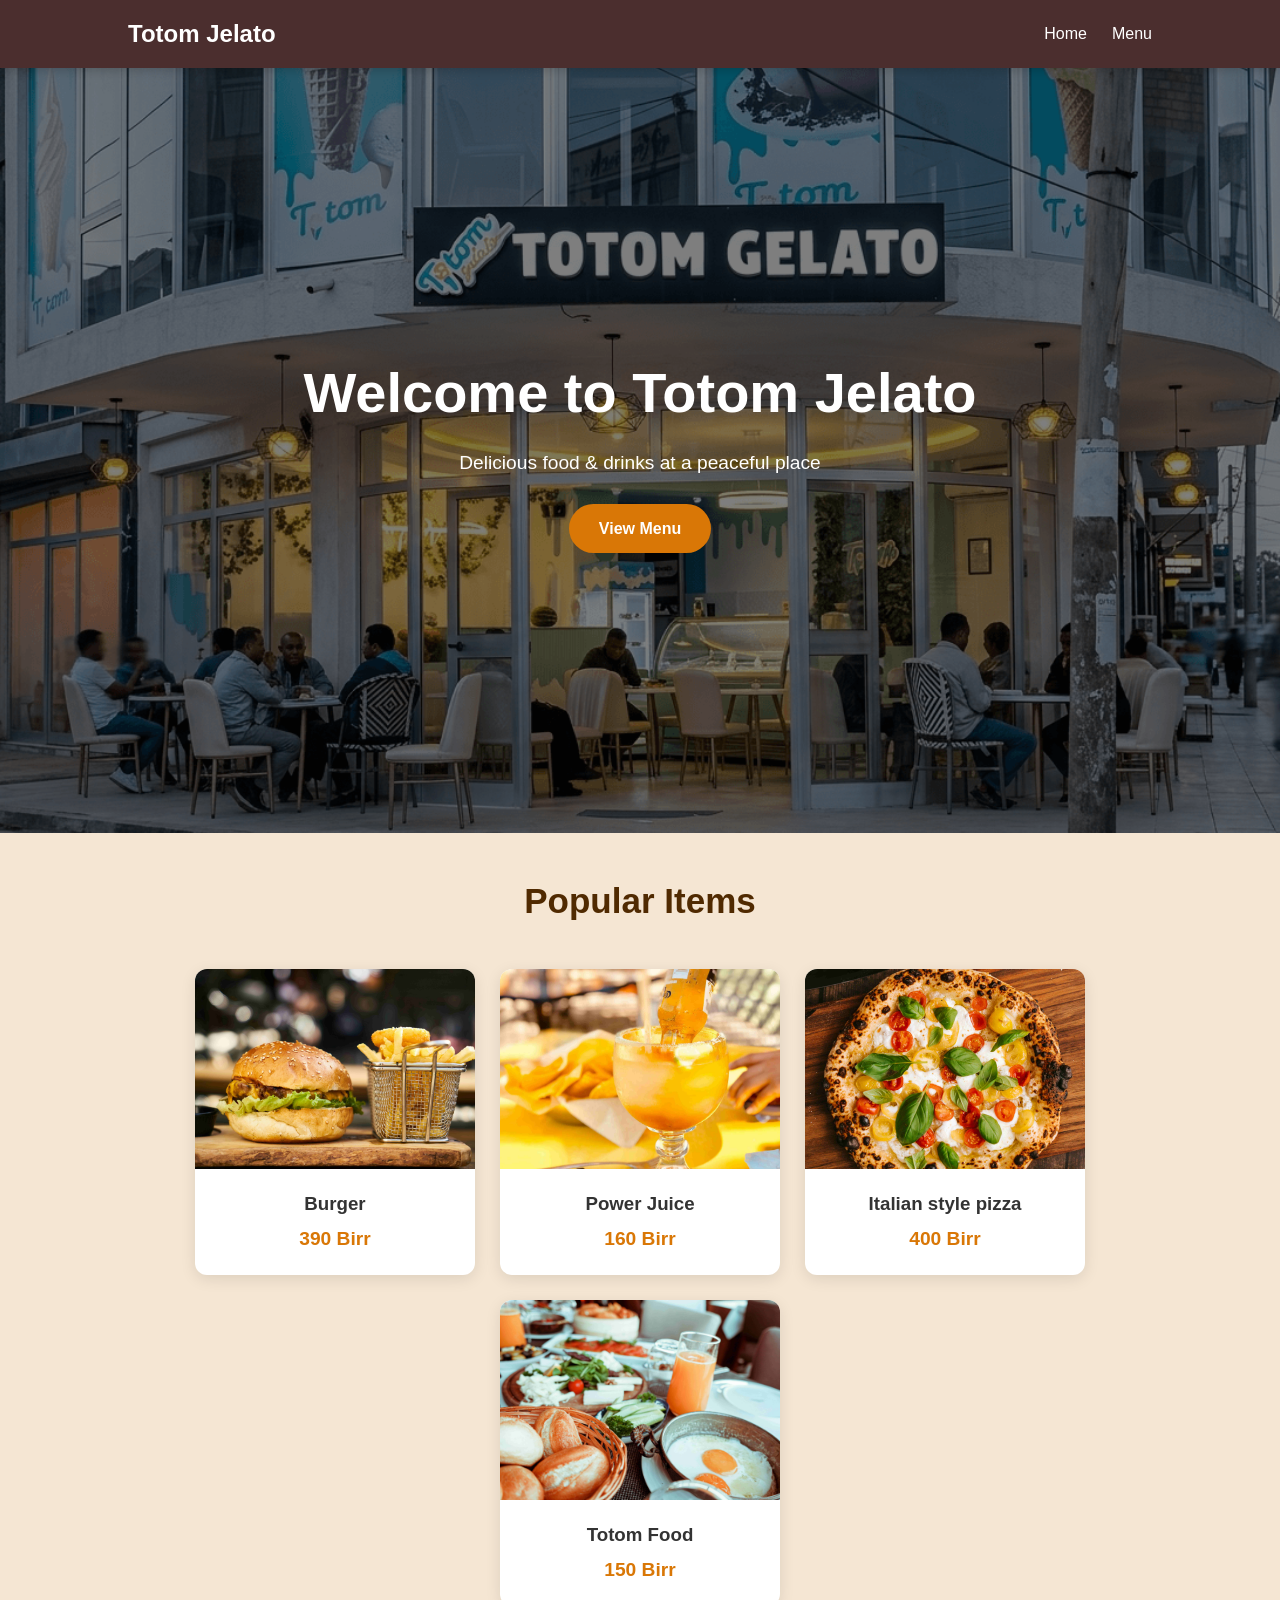
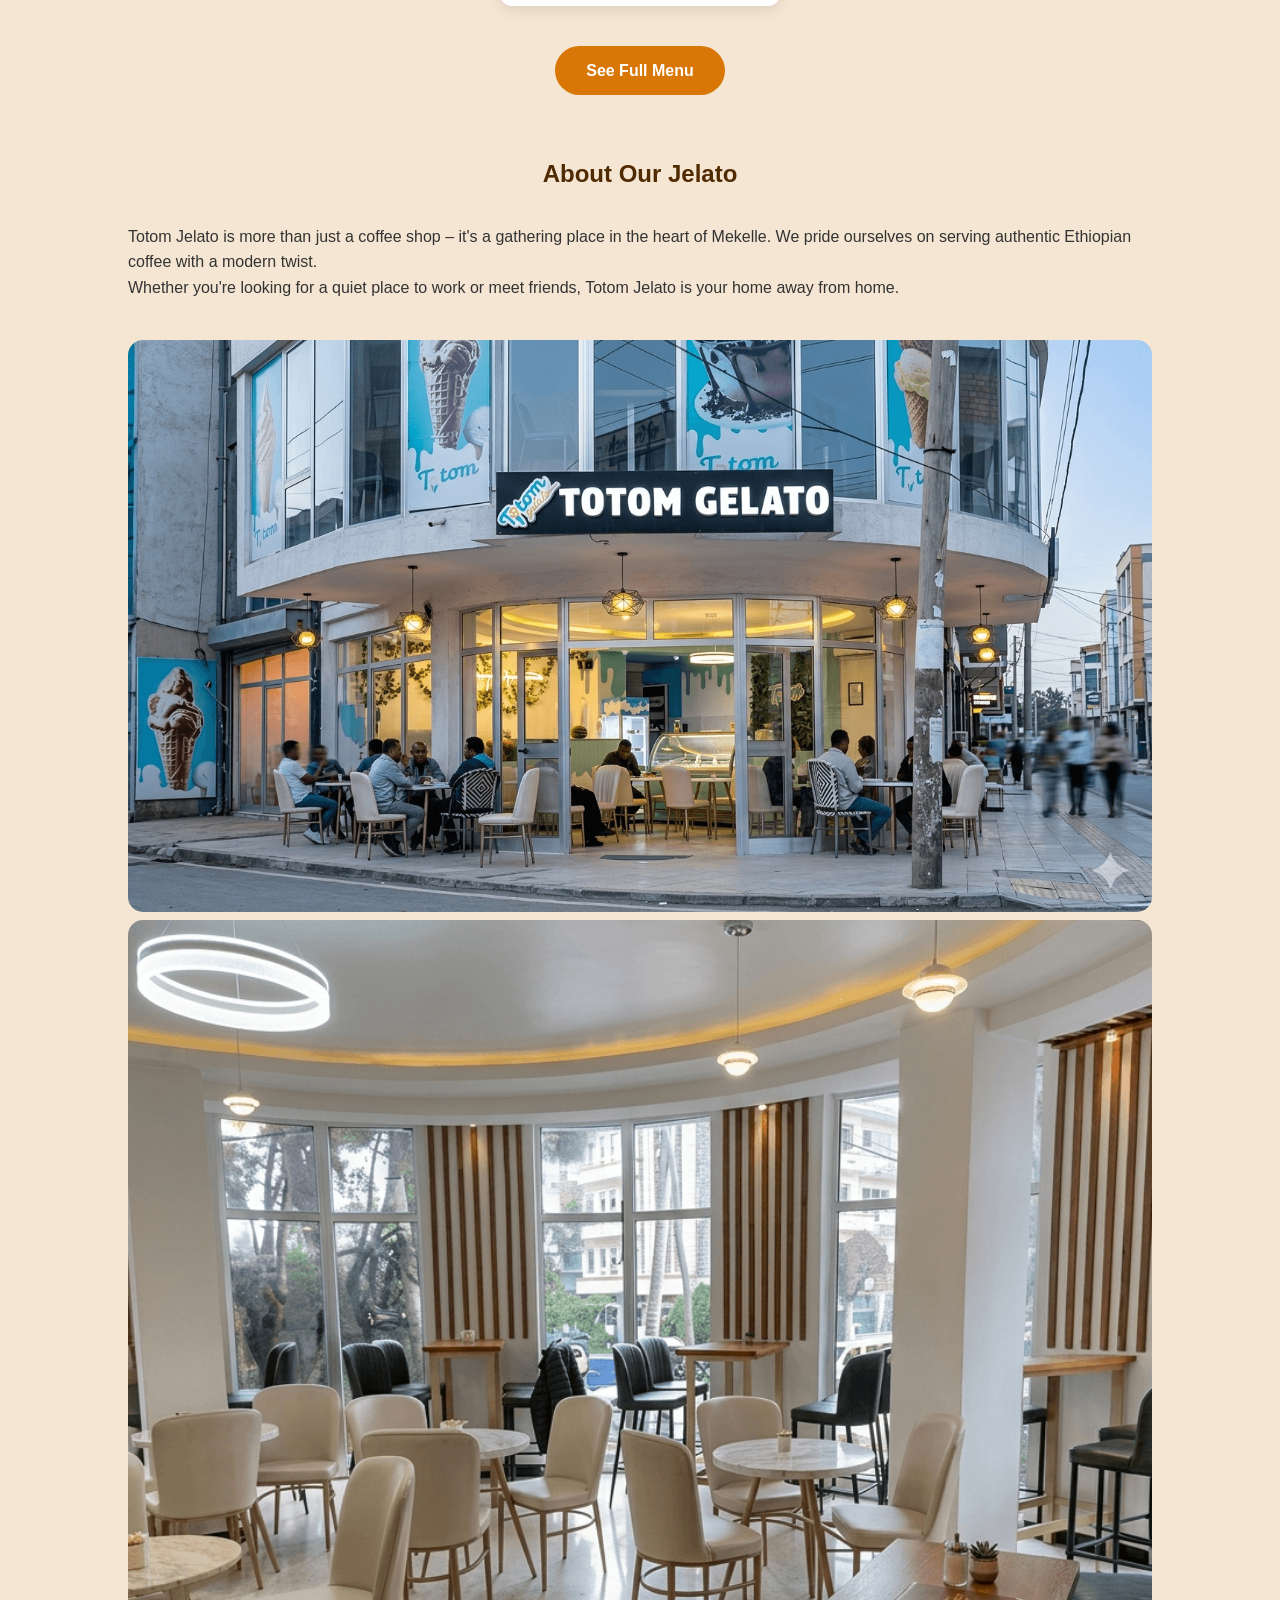
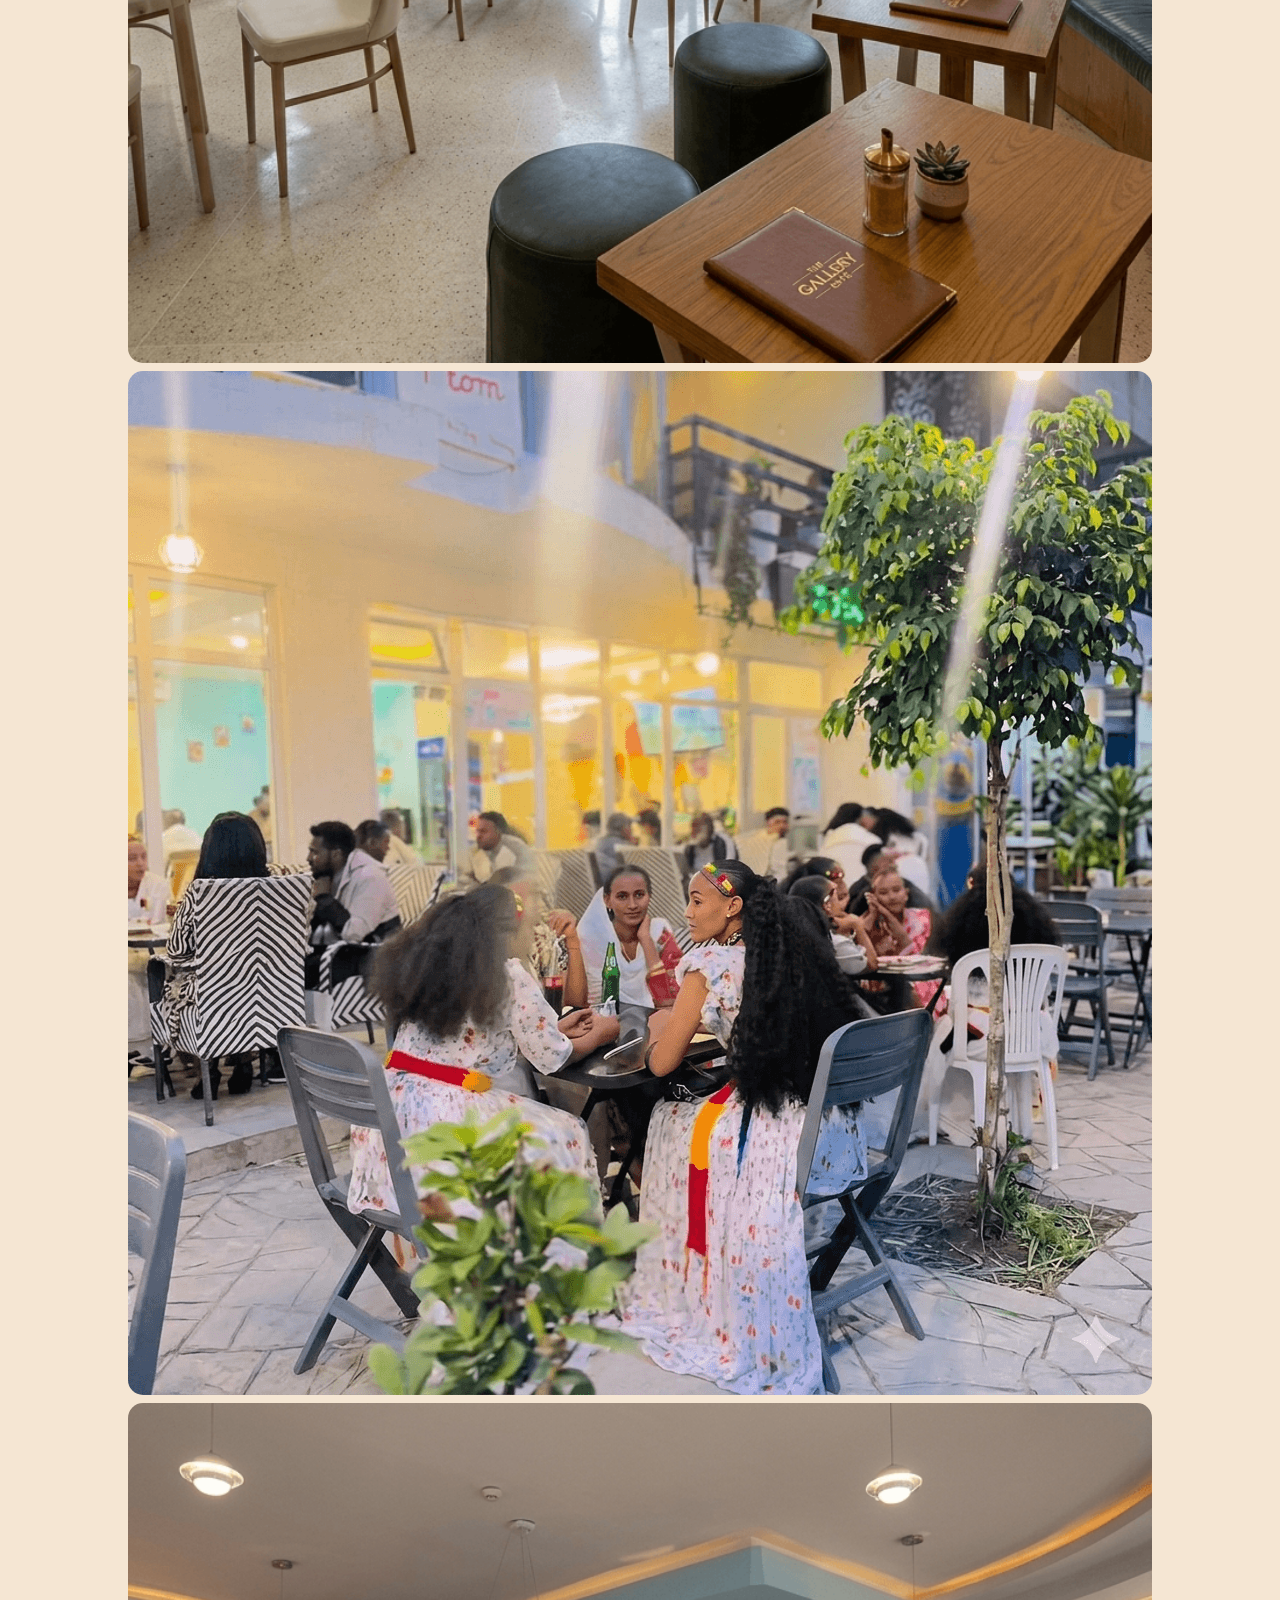
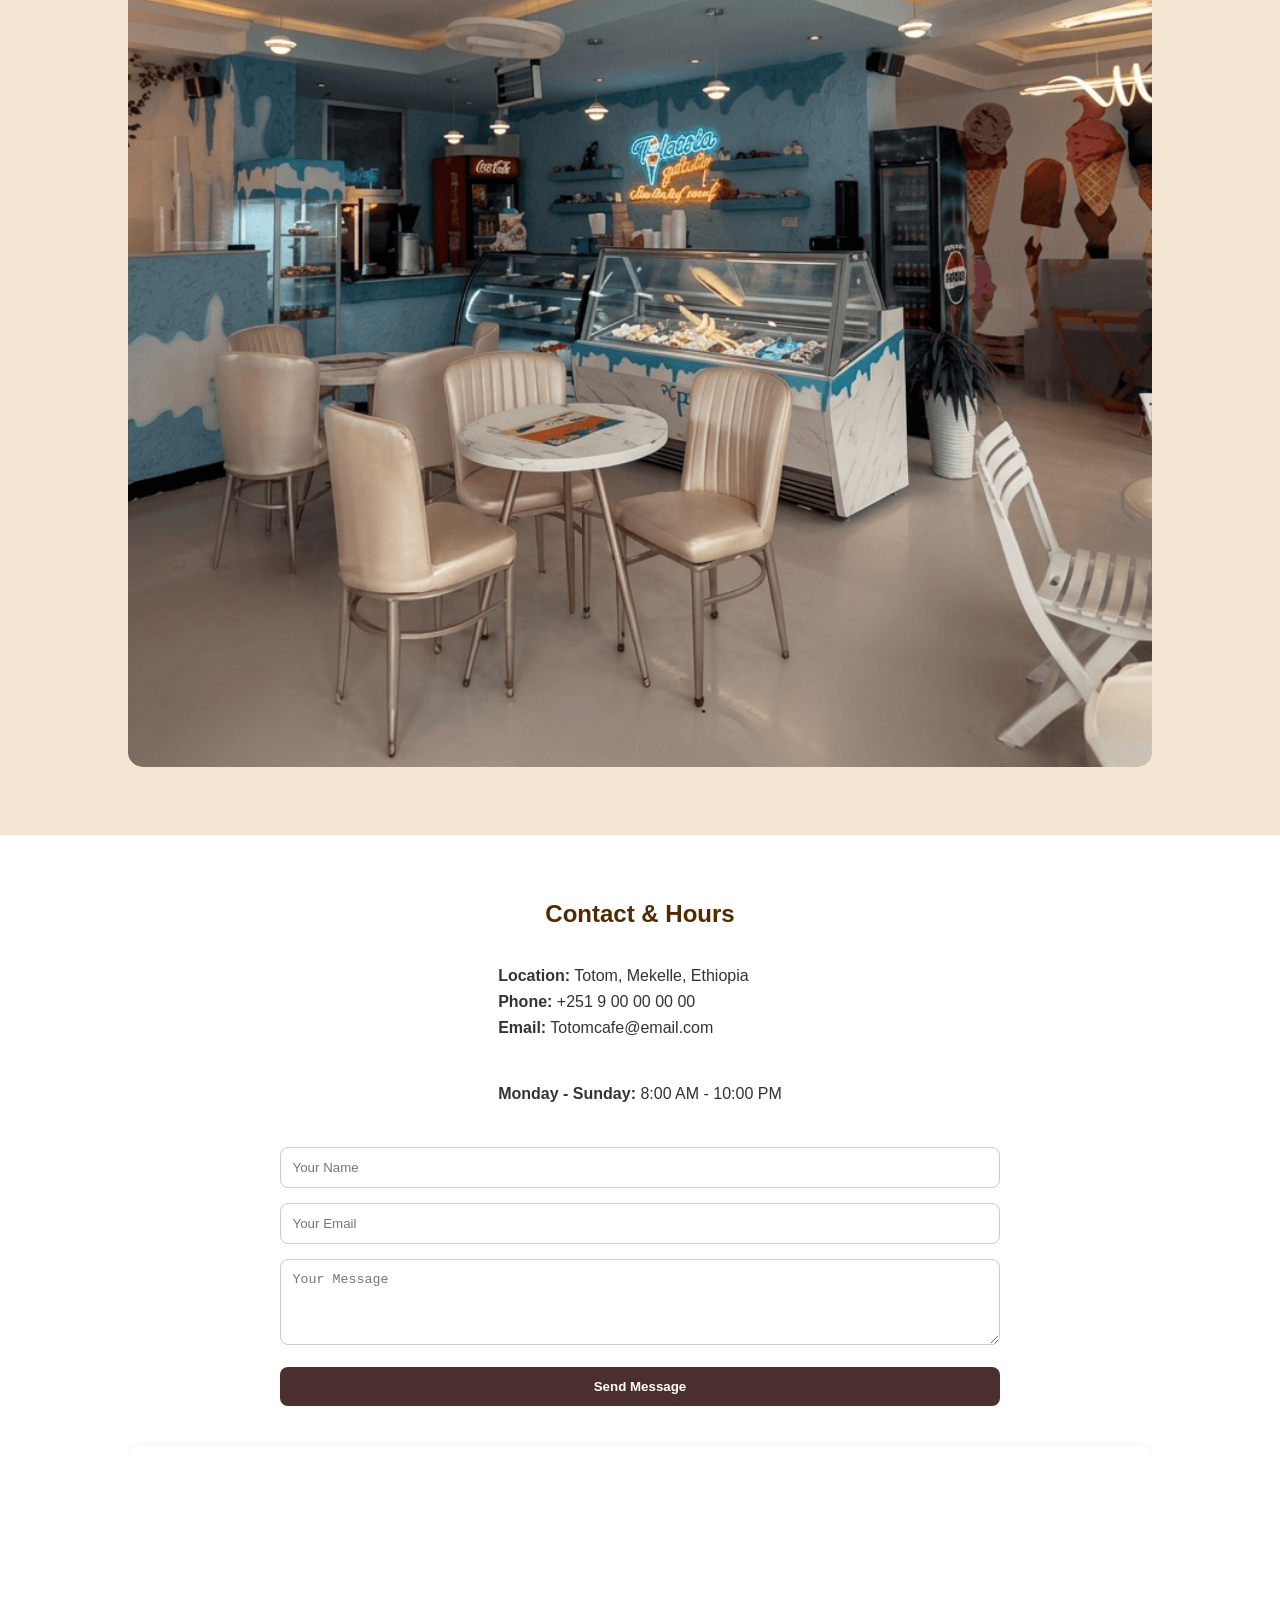
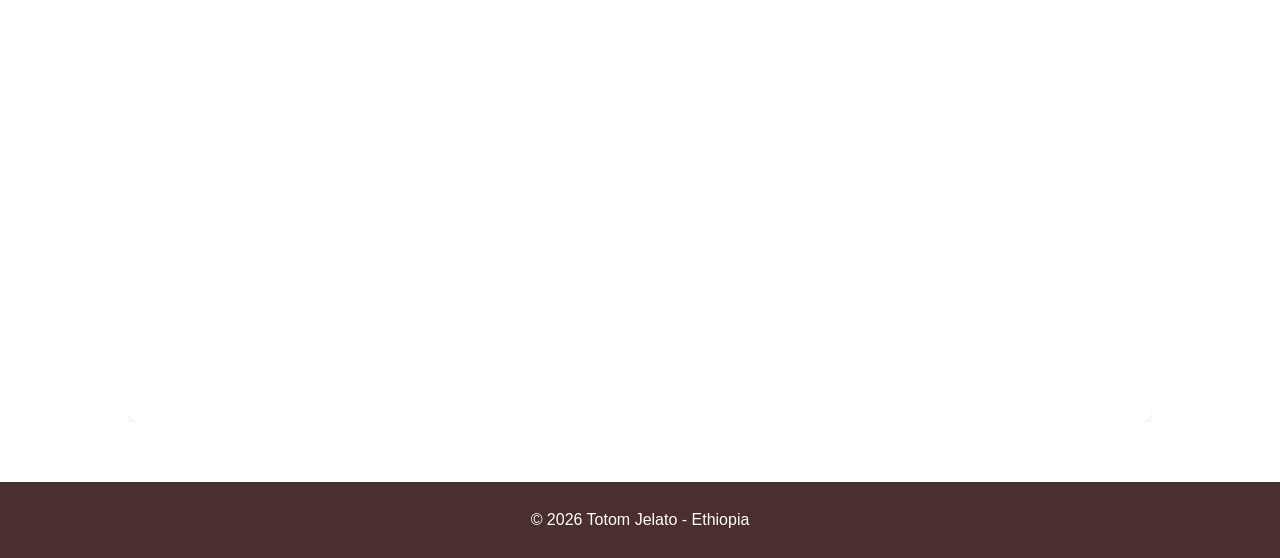
<file: index.html>
<!DOCTYPE html>
<html lang="en">
<head>
    <meta charset="UTF-8">
    <meta name="viewport" content="width=device-width, initial-scale=1.0">
    <title>Totom Jelato | Home</title>
    <link rel="stylesheet" href="style.css">
    <link rel="icon" href="images/totom-logos.png">
</head>
<body>

    <nav class="navbar">
        <div class="logo">Totom Jelato</div>
        <ul class="nav-links">
            <li><a href="index.html">Home</a></li>
            <li><a href="menu.html">Menu</a></li>
        </ul>
        <div class="menu-toggle">&#9776;</div>
    </nav>

    <section class="hero">
        <h1>Welcome to Totom Jelato</h1>
        <p>Delicious food & drinks at a peaceful place</p>
        <a href="menu.html" class="btn">View Menu</a>
    </section>

    <section class="featured">
        <h2>Popular Items</h2>
        <div class="menu-container">
            <div class="food-card">
                <div class="image-box"><img src="images/burger-burger.jpg" alt="Pizza"></div>
                <div class="food-info">
                    <h3>Burger</h3>
                    <p class="price">390 Birr</p>
                </div>
            </div>
            <div class="food-card">
                <div class="image-box"><img src="images/juice-power.jpg" alt="Coffee"></div>
                <div class="food-info">
                    <h3>Power Juice</h3>
                    <p class="price">160 Birr</p>
                </div>
            </div>
            <div class="food-card">
                <div class="image-box"><img src="images/pizza-italian-style.jpg" alt="Pizza"></div>
                <div class="food-info">
                    <h3>Italian style pizza</h3>
                    <p class="price">400 Birr</p>
                </div>
            </div>
            <div class="food-card">
                <div class="image-box"><img src="images/foods.jpg" alt="Coffee"></div>
                <div class="food-info">
                    <h3>Totom Food</h3>
                    <p class="price">150 Birr</p>
                </div>
            </div>
        </div>
        <div class="view-menu-btn">
            <a href="menu.html">See Full Menu</a>
        </div>
    </section>

    <section class="about">
        <div class="about-container">
            <div class="about-text">
                <h2>About Our Jelato</h2>
                <p>Totom Jelato is more than just a coffee shop – it's a gathering place in the heart of Mekelle. We pride ourselves on serving authentic Ethiopian coffee with a modern twist.</p>
                <p>Whether you're looking for a quiet place to work or meet friends, Totom Jelato is your home away from home.</p>
            </div>
            <div class="about-image">
                <img src="images/totom-jelato-hero.png" alt="Café Interior">
                <img src="images/totom-cafe1.png" alt="Café Interior">
                <img src="images/totom-cafe4.png" alt="Café Interior">
                <img src="images/totom-cafe3.png" alt="Café Interior">
            </div>
        </div>
    </section>

    <section class="contact">
        <h2>Contact & Hours</h2>
        <div class="contact-container">
            <div class="contact-info">
                <p><strong>Location:</strong> Totom, Mekelle, Ethiopia</p>
                <p><strong>Phone:</strong> +251 9 00 00 00 00</p>
                <p><strong>Email:</strong> Totomcafe@email.com</p>
                <hr style="margin: 20px 0; border: 0; border-top: 1px solid #eee;">
                <p><strong>Monday - Sunday:</strong> 8:00 AM - 10:00 PM</p>
            </div>
            <div class="contact-form">
                <form>
                    <input type="text" placeholder="Your Name" required>
                    <input type="email" placeholder="Your Email" required>
                    <textarea placeholder="Your Message" rows="4" required></textarea>
                    <button type="submit">Send Message</button>
                </form>
            </div>
            <div class="map">
                <iframe src="https://www.google.com/maps/embed?pb=!1m18!1m12!1m3!1d3879.8026320970357!2d39.47049368172885!3d13.486256144991405!2m3!1f0!2f0!3f0!3m2!1i1024!2i768!4f13.1!3m3!1m2!1s0x166afdfc7c18560f%3A0x605ee8bdd1b7db01!2sTOTOM%20GELATO%20Burger%20and%20Cafe!5e0!3m2!1sen!2set!4v1773293435758!5m2!1sen!2set" width="600" height="450" style="border:0;" allowfullscreen="" loading="lazy" referrerpolicy="no-referrer-when-downgrade"></iframe>
            </div>
        </div>
    </section>

    <footer>
        <p>© 2026 Totom Jelato - Ethiopia</p>
    </footer>

    <script src="script.js"></script>
</body>
</html>
</file>
<file: style.css>
/* GENERAL STYLES */
* {
    margin: 0;
    padding: 0;
    box-sizing: border-box;
}

body {
    font-family: 'Segoe UI', Arial, sans-serif;
    background-color: #F5E6D3;
    color: #333;
    line-height: 1.6;
    overflow-x: hidden;
}

/* NAVBAR */
.navbar {
    position: sticky;
    top: 0;
    width: 100%;
    background-color: #4B2E2E;
    color: white;
    display: flex;
    justify-content: space-between;
    align-items: center;
    padding: 15px 10%;
    z-index: 1000;
    box-shadow: 0 2px 10px rgba(0,0,0,0.2);
}

.logo {
    font-size: 24px;
    font-weight: bold;
}

.nav-links {
    list-style: none;
    display: flex;
    gap: 25px;
}

.nav-links a {
    color: white;
    text-decoration: none;
    font-weight: 500;
    transition: 0.3s;
}

.nav-links a:hover {
    color: #D97706;
}

.menu-toggle {
    display: none;
    font-size: 26px;
    cursor: pointer;
}

/* HERO SECTION */
.hero {
    position: relative;
    text-align: center;
    padding: 80px 20px;
    background: url('images/totom-jelato-hero.png') no-repeat center center/cover;
    background-attachment: fixed;
    color: white;
    min-height: 85vh;
    display: flex;
    flex-direction: column;
    justify-content: center;
    align-items: center;
}

.hero::before {
    content: "";
    position: absolute;
    inset: 0;
    background: rgba(0,0,0,0.5);
}

.hero h1, .hero p, .hero .btn {
    position: relative;
    z-index: 1;
}

.hero h1 { 
    font-size: clamp(2rem, 5vw, 3.5rem); 
    margin-bottom: 10px; 
}

.hero p { 
    font-size: 1.2rem; 
    margin-bottom: 25px; 
}

.hero .btn {
    background-color: #D97706;
    color: white;
    padding: 12px 30px;
    border-radius: 30px;
    text-decoration: none;
    font-weight: bold;
    transition: 0.3s;
}

.hero .btn:hover { 
    background-color: #B85F00; 
    transform: scale(1.05); 
}

/* FEATURED SECTION */
.featured h2 {
    text-align: center;
    margin-top: 40px;
    font-weight: bold;
    font-size: 35px;
    color: #502a01;
}

.menu-container {
    display: flex;
    flex-wrap: wrap;
    justify-content: center;
    gap: 25px;
    padding: 40px 10%;
}

.food-card {
    background: white;
    width: 280px;
    border-radius: 12px;
    overflow: hidden;
    box-shadow: 0 4px 15px rgba(0,0,0,0.1);
    transition: 0.3s ease;
}

.food-card:hover { transform: translateY(-8px); }

.image-box { 
    height: 200px; 
    width: 100%; 
}

.image-box img { 
    width: 100%; 
    height: 100%; 
    object-fit: cover; 
}

.food-info { 
    padding: 20px; 
    text-align: center; 
}

.price { 
    color: #D97706; 
    font-weight: bold; 
    font-size: 1.2rem; 
    margin-top: 5px; 
}

.view-menu-btn {
    background-color: #D97706;
    padding: 12px 30px;
    border-radius: 30px;
    font-weight: bold;
    transition: 0.3s;
    width: 170px;
    text-align: center;
    margin: auto;
}

.view-menu-btn:hover {
    transform: scale(1.03);
    background-color: #B85F00;
}

.view-menu-btn a {
    color: white;
    text-decoration: none;
}

/* FILTER BUTTONS */
.category-buttons { 
    text-align: center; 
    margin: 40px 0 10px;
}

.filter-btn {
    background: #4B2E2E; 
    color: white; 
    border: none; 
    padding: 10px 20px;
    margin: 5px 3px; 
    border-radius: 25px; 
    cursor: pointer; 
    transition: 0.3s;
}
.filter-btn.active, 
.filter-btn:hover { 
    background: #D97706; 
}

/* ABOUT & CONTACT */
.about, .contact { 
    padding: 60px 10%; 
    background: white; 
}

.about { 
    background: #F5E6D3; 
}

.contact h2, .about-text h2 {
    text-align: center;
    color: #502a01;
    margin-bottom: 30px;
}

.about-container, 
.contact-container {
    display: flex; 
    align-items: center;
    flex-direction: column; 
    gap: 40px;
    overflow: hidden;
    /* border: black solid 2px; */
}

.about-text, 
.contact-info, 
.contact-form { 
    flex: 1; 
}

.contact-info {
    /* border: black solid 2px; */
    display: flex;
    flex-direction: column;
    align-items: start;
}

.about-image img { 
    width: 100%; 
    border-radius: 15px; 
}

.contact-form input, 
.contact-form textarea {
    width: 100%; 
    padding: 12px; 
    margin-bottom: 15px; 
    border: 1px solid #ccc; 
    border-radius: 8px;
}

.contact-form button {
    width: 100%; 
    padding: 12px; 
    background: #4B2E2E; 
    color: white; 
    border: none;
    border-radius: 8px; 
    cursor: pointer; 
    font-weight: bold;
}

.more-btn{
    text-align: center;
    margin: 30px;
    margin-bottom: 60px;
}

.more-btn .btnn {
    background-color: #4B2E2E;
    color: white;
    padding: 12px 30px;
    border-radius: 30px;
    text-decoration: none;
    font-weight: bold;
    transition: 0.3s;
}

.btnn {
    transition: all 0.3s ease;
    cursor: pointer;
    user-select: none; /* Prevents highlighting text when clicking fast */
}

.more-btn .btnn:hover, 
.more-btn .activee { 
    background-color: #B85F00; 
    transform: scale(1.05); 
}

.btnn.disabled {
    opacity: 0.3;
    pointer-events: none;
    cursor: default;
}

/* Ensure activee class is still visible */
.btnn.activee {
    background-color: #B85F00; 
    color: white;
}

.map {
    overflow: hidden;
    padding-bottom: 56.25%; /* 16:9 Aspect Ratio */
    position: relative;
    height: 0;
    border-radius: 12px;
    box-shadow: 0 4px 15px rgba(0, 0, 0, 0.1);
    width: 100%;
}

.map iframe {
    left: 0;
    top: 0;
    height: 100%;
    width: 100%;
    position: absolute;
    filter: grayscale(20%) contrast(1.1); /* Subtle artistic touch */
}

footer { 
    background: #4B2E2E; 
    color: white; 
    text-align: center; 
    padding: 25px; 
}

/* MOBILE RESPONSIVENESS */
@media (max-width: 768px) {
    .menu-toggle { 
        display: block; 
    }
    .food-card {
        width: 300px;

    }
    .menu-container {
        padding: 40px 2%;
    }
    .nav-links {
        display: none; 
        position: absolute; 
        top: 60px; 
        right: 0;
        background: #4B2E2E; 
        width: 200px; 
        flex-direction: column; 
        padding: 20px;
    }
    .nav-links.active { 
        display: flex;
     }

    .about-container, 
    .contact-container { 
        flex-direction: column; 
        text-align: center; 
    }
}
</file>
